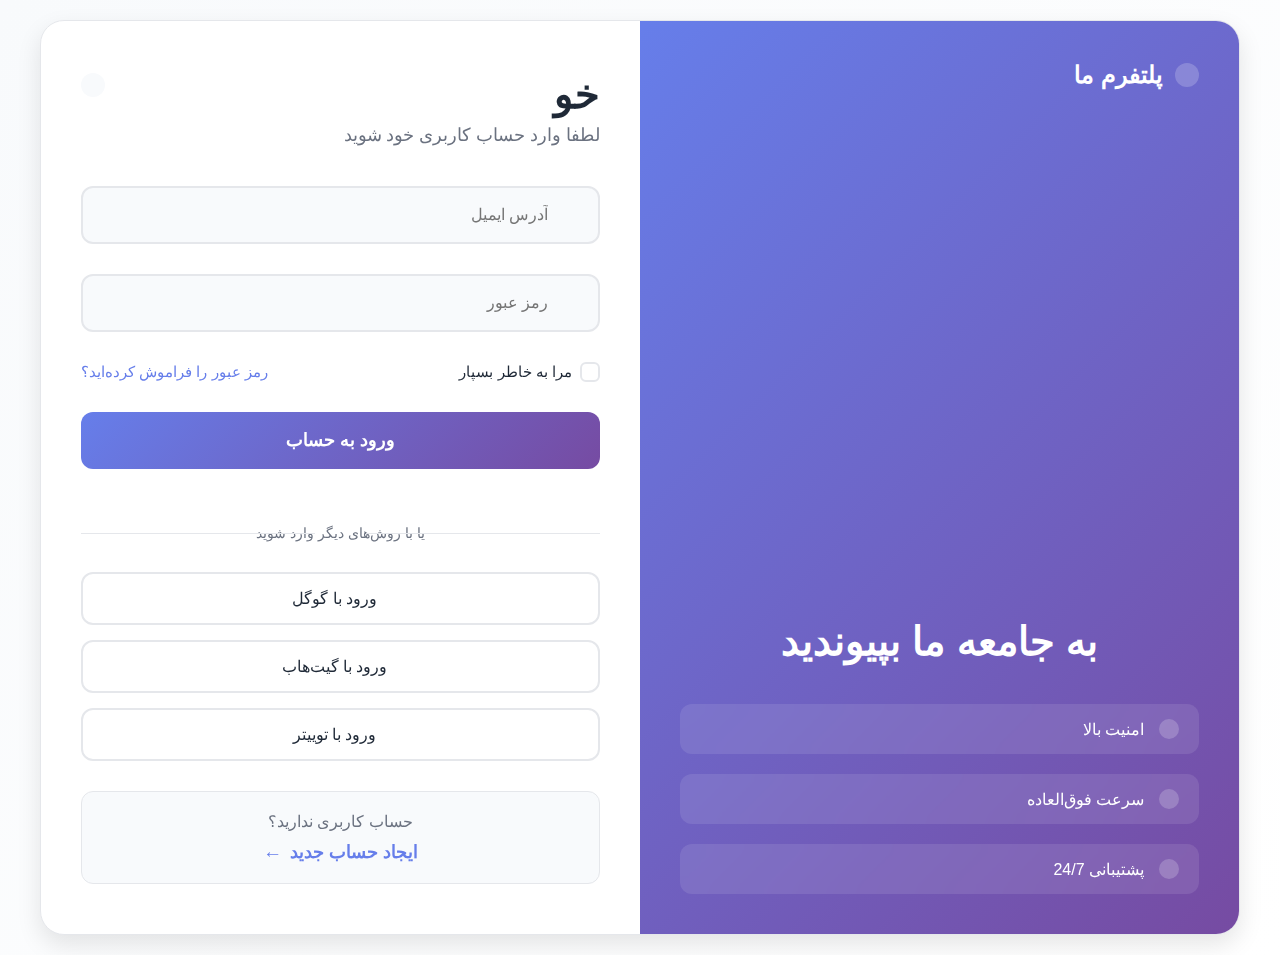
<file: index.html>
<!DOCTYPE html>
<html lang="fa" dir="rtl">
<head>
    <meta charset="UTF-8">
    <meta name="viewport" content="width=device-width, initial-scale=1.0">
    <title>ورود به حساب کاربری | پلتفرم ما</title>
    <link rel="stylesheet" href="index.css">
    <link rel="stylesheet" href="index2.html">
    <link rel="stylesheet" href="index3.html">
</head>
<body>
    <!-- پس‌زمینه انیمیشنی -->
    <div class="background-animation">
        <div class="shape shape-1"></div>
        <div class="shape shape-2"></div>
        <div class="shape shape-3"></div>
        <div class="shape shape-4"></div>
    </div>

    <div class="container">
        <div class="login-card">
            <!-- بخش تصویر -->
            <div class="login-image">
                <div class="logo">
                    <i class="fas fa-rocket"></i>
                    <span>پلتفرم ما</span>
                </div>
                <div class="overlay">
                    <h2>به جامعه ما بپیوندید</h2>
                    
                    <div class="features">
                        <div class="feature">
                            <i class="fas fa-shield-alt"></i>
                            <span>امنیت بالا</span>
                        </div>
                        <div class="feature">
                            <i class="fas fa-bolt"></i>
                            <span>سرعت فوق‌العاده</span>
                        </div>
                        <div class="feature">
                            <i class="fas fa-headset"></i>
                            <span>پشتیبانی 24/7</span>
                        </div>
                    </div>
                </div>
            </div>
            
            <!-- بخش فرم -->
            <div class="login-form">
                <div class="form-header">
                    <div class="welcome-text">
                        <h1>خوش آمدید!</h1>
                        <p>لطفا وارد حساب کاربری خود شوید</p>
                    </div>
                    <div class="theme-toggle">
                        <button id="themeToggle">
                            <i class="fas fa-moon"></i>
                        </button>
                    </div>
                </div>
                
                <form id="loginForm">
                    <div class="input-group">
                        <i class="fas fa-envelope"></i>
                        <input type="email" id="email" placeholder="آدرس ایمیل" required>
                        <span class="input-focus"></span>
                    </div>
                    
                    <div class="input-group">
                        <i class="fas fa-lock"></i>
                        <input type="password" id="password" placeholder="رمز عبور" required>
                        <button type="button" class="toggle-password">
                            <i class="fas fa-eye"></i>
                        </button>
                        <span class="input-focus"></span>
                    </div>
                    
                    <div class="form-options">
                        <label class="remember-me">
                            <input type="checkbox" id="rememberMe">
                            <span class="checkmark"></span>
                            مرا به خاطر بسپار
                        </label>
                        <a href="#" class="forgot-password">رمز عبور را فراموش کرده‌اید؟</a>
                    </div>
                    
                    <button type="submit" class="login-btn">
                        <span class="btn-text">ورود به حساب</span>
                        <div class="btn-loader">
                            <div class="spinner"></div>
                        </div>
                    </button>
                    
                    <div class="divider">
                        <span>یا با روش‌های دیگر وارد شوید</span>
                    </div>
                    
                    <div class="social-login">
                        <button type="button" class="social-btn google" onclick="loginWithGoogle()">
                            <i class="fab fa-google"></i>
                            <span>ورود با گوگل</span>
                        </button>
                        <button type="button" class="social-btn github" onclick="loginWithGithub()">
                            <i class="fab fa-github"></i>
                            <span>ورود با گیت‌هاب</span>
                        </button>
                        <button type="button" class="social-btn twitter" onclick="loginWithTwitter()">
                            <i class="fab fa-twitter"></i>
                            <span>ورود با توییتر</span>
                        </button>
                    </div>
                    
                    <div class="signup-section">
                        <p>حساب کاربری ندارید؟</p>
                        <a href="register.html" class="signup-link">ایجاد حساب جدید</a>
                    </div>
                </form>
            </div>
        </div>

        <!-- نوتیفیکیشن -->
        <div id="notification" class="notification hidden">
            <i class="notification-icon"></i>
            <span class="notification-text"></span>
            <button class="notification-close" onclick="hideNotification()">
                <i class="fas fa-times"></i>
            </button>
        </div>
    </div>

    <script src="index.js"></script>
</body>
</html>
</file>
<file: index.css>
:root {
    --primary-color: #667eea;
    --secondary-color: #764ba2;
    --success-color: #10b981;
    --error-color: #ef4444;
    --warning-color: #f59e0b;
    --text-primary: #1f2937;
    --text-secondary: #6b7280;
    --bg-primary: #ffffff;
    --bg-secondary: #f8fafc;
    --border-color: #e5e7eb;
    --shadow: 0 10px 25px rgba(0, 0, 0, 0.1);
    --transition: all 0.3s ease;
}

[data-theme="dark"] {
    --primary-color: #818cf8;
    --secondary-color: #a78bfa;
    --text-primary: #f9fafb;
    --text-secondary: #d1d5db;
    --bg-primary: #1f2937;
    --bg-secondary: #111827;
    --border-color: #374151;
    --shadow: 0 10px 25px rgba(0, 0, 0, 0.3);
}

* {
    margin: 0;
    padding: 0;
    box-sizing: border-box;
    font-family: 'Vazirmatn', 'Segoe UI', Tahoma, Geneva, Verdana, sans-serif;
}

body {
    background: linear-gradient(135deg, var(--bg-secondary) 0%, var(--bg-primary) 100%);
    min-height: 100vh;
    display: flex;
    justify-content: center;
    align-items: center;
    padding: 20px;
    transition: var(--transition);
    position: relative;
    overflow-x: hidden;
}

/* انیمیشن پس‌زمینه */
.background-animation {
    position: fixed;
    top: 0;
    left: 0;
    width: 100%;
    height: 100%;
    z-index: -1;
    overflow: hidden;
}

.shape {
    position: absolute;
    border-radius: 50%;
    background: linear-gradient(135deg, var(--primary-color), var(--secondary-color));
    opacity: 0.1;
    animation: float 6s ease-in-out infinite;
}

.shape-1 {
    width: 200px;
    height: 200px;
    top: 10%;
    left: 10%;
    animation-delay: 0s;
}

.shape-2 {
    width: 150px;
    height: 150px;
    top: 60%;
    right: 10%;
    animation-delay: 2s;
}

.shape-3 {
    width: 100px;
    height: 100px;
    bottom: 10%;
    left: 20%;
    animation-delay: 4s;
}

.shape-4 {
    width: 120px;
    height: 120px;
    top: 20%;
    right: 20%;
    animation-delay: 1s;
}

@keyframes float {
    0%, 100% { transform: translateY(0px) rotate(0deg); }
    50% { transform: translateY(-20px) rotate(180deg); }
}

.container {
    width: 100%;
    max-width: 1200px;
}

.login-card {
    background: var(--bg-primary);
    border-radius: 24px;
    box-shadow: var(--shadow);
    overflow: hidden;
    display: flex;
    min-height: 700px;
    transition: var(--transition);
    border: 1px solid var(--border-color);
}

/* بخش تصویر */
.login-image {
    flex: 1;
    background: linear-gradient(135deg, var(--primary-color) 0%, var(--secondary-color) 100%);
    position: relative;
    display: flex;
    flex-direction: column;
    justify-content: space-between;
    padding: 40px;
    color: white;
}

.logo {
    display: flex;
    align-items: center;
    gap: 12px;
    font-size: 1.5rem;
    font-weight: 700;
}

.logo i {
    font-size: 2rem;
    background: rgba(255, 255, 255, 0.2);
    padding: 12px;
    border-radius: 12px;
    backdrop-filter: blur(10px);
}

.overlay {
    text-align: center;
}

.overlay h2 {
    font-size: 2.5rem;
    margin-bottom: 15px;
    font-weight: 700;
}

.overlay p {
    font-size: 1.2rem;
    opacity: 0.9;
    margin-bottom: 40px;
}

.features {
    display: flex;
    flex-direction: column;
    gap: 20px;
    margin-top: 40px;
}

.feature {
    display: flex;
    align-items: center;
    gap: 15px;
    padding: 15px 20px;
    background: rgba(255, 255, 255, 0.1);
    border-radius: 12px;
    backdrop-filter: blur(10px);
    transition: var(--transition);
}

.feature:hover {
    background: rgba(255, 255, 255, 0.2);
    transform: translateX(-5px);
}

.feature i {
    font-size: 1.5rem;
    background: rgba(255, 255, 255, 0.2);
    padding: 10px;
    border-radius: 10px;
}

/* بخش فرم */
.login-form {
    flex: 1;
    padding: 50px 40px;
    display: flex;
    flex-direction: column;
    justify-content: center;
}

.form-header {
    display: flex;
    justify-content: space-between;
    align-items: flex-start;
    margin-bottom: 40px;
}

.welcome-text h1 {
    color: var(--text-primary);
    font-size: 2.5rem;
    margin-bottom: 8px;
    font-weight: 700;
}

.welcome-text p {
    color: var(--text-secondary);
    font-size: 1.1rem;
}

.theme-toggle button {
    background: var(--bg-secondary);
    border: none;
    padding: 12px;
    border-radius: 12px;
    cursor: pointer;
    color: var(--text-primary);
    transition: var(--transition);
    font-size: 1.2rem;
}

.theme-toggle button:hover {
    background: var(--primary-color);
    color: white;
    transform: rotate(45deg);
}

/* گروه‌های ورودی */
.input-group {
    position: relative;
    margin-bottom: 30px;
}

.input-group i {
    position: absolute;
    right: 15px;
    top: 50%;
    transform: translateY(-50%);
    color: var(--text-secondary);
    font-size: 1.2rem;
    transition: var(--transition);
    z-index: 2;
}

.input-group input {
    width: 100%;
    padding: 18px 50px 18px 15px;
    border: 2px solid var(--border-color);
    border-radius: 12px;
    font-size: 1rem;
    transition: var(--transition);
    background: var(--bg-secondary);
    color: var(--text-primary);
    position: relative;
    z-index: 1;
}

.input-group input:focus {
    outline: none;
    border-color: var(--primary-color);
    background: var(--bg-primary);
    box-shadow: 0 0 0 4px rgba(102, 126, 234, 0.1);
}

.input-group input:focus + .input-focus {
    width: 100%;
}

.input-focus {
    position: absolute;
    bottom: 0;
    right: 0;
    width: 0;
    height: 2px;
    background: var(--primary-color);
    transition: var(--transition);
    border-radius: 2px;
}

.toggle-password {
    position: absolute;
    left: 15px;
    top: 50%;
    transform: translateY(-50%);
    background: none;
    border: none;
    color: var(--text-secondary);
    cursor: pointer;
    font-size: 1.2rem;
    transition: var(--transition);
    z-index: 2;
}

.toggle-password:hover {
    color: var(--primary-color);
}

/* گزینه‌های فرم */
.form-options {
    display: flex;
    justify-content: space-between;
    align-items: center;
    margin-bottom: 30px;
}

.remember-me {
    display: flex;
    align-items: center;
    cursor: pointer;
    color: var(--text-primary);
    font-size: 0.95rem;
    transition: var(--transition);
}

.remember-me:hover {
    color: var(--primary-color);
}

.remember-me input {
    display: none;
}

.checkmark {
    width: 20px;
    height: 20px;
    border: 2px solid var(--border-color);
    border-radius: 6px;
    margin-left: 8px;
    position: relative;
    transition: var(--transition);
}

.remember-me input:checked + .checkmark {
    background: var(--primary-color);
    border-color: var(--primary-color);
}

.remember-me input:checked + .checkmark::after {
    content: '✓';
    color: white;
    position: absolute;
    top: 50%;
    left: 50%;
    transform: translate(-50%, -50%);
    font-size: 12px;
    font-weight: bold;
}

.forgot-password {
    color: var(--primary-color);
    text-decoration: none;
    font-size: 0.95rem;
    transition: var(--transition);
    font-weight: 500;
}

.forgot-password:hover {
    color: var(--secondary-color);
}

/* دکمه ورود */
.login-btn {
    width: 100%;
    padding: 18px;
    background: linear-gradient(135deg, var(--primary-color) 0%, var(--secondary-color) 100%);
    color: white;
    border: none;
    border-radius: 12px;
    font-size: 1.1rem;
    font-weight: 600;
    cursor: pointer;
    transition: var(--transition);
    margin-bottom: 25px;
    position: relative;
    overflow: hidden;
}

.login-btn:hover {
    transform: translateY(-2px);
    box-shadow: 0 8px 25px rgba(102, 126, 234, 0.4);
}

.login-btn:active {
    transform: translateY(0);
}

.btn-loader {
    position: absolute;
    top: 50%;
    left: 50%;
    transform: translate(-50%, -50%);
    display: none;
}

.spinner {
    width: 20px;
    height: 20px;
    border: 2px solid transparent;
    border-top: 2px solid white;
    border-radius: 50%;
    animation: spin 1s linear infinite;
}

@keyframes spin {
    0% { transform: rotate(0deg); }
    100% { transform: rotate(360deg); }
}

.login-btn.loading .btn-text {
    opacity: 0;
}

.login-btn.loading .btn-loader {
    display: block;
}

/* جداکننده */
.divider {
    text-align: center;
    margin: 30px 0;
    position: relative;
}

.divider::before {
    content: '';
    position: absolute;
    top: 50%;
    right: 0;
    width: 45%;
    height: 1px;
    background: var(--border-color);
}

.divider::after {
    content: '';
    position: absolute;
    top: 50%;
    left: 0;
    width: 45%;
    height: 1px;
    background: var(--border-color);
}

.divider span {
    background: var(--bg-primary);
    padding: 0 20px;
    color: var(--text-secondary);
    font-size: 0.9rem;
}

/* ورود با شبکه‌های اجتماعی */
.social-login {
    display: flex;
    flex-direction: column;
    gap: 15px;
    margin-bottom: 30px;
}

.social-btn {
    padding: 15px;
    border: 2px solid var(--border-color);
    border-radius: 12px;
    background: var(--bg-primary);
    cursor: pointer;
    transition: var(--transition);
    font-size: 1rem;
    display: flex;
    align-items: center;
    justify-content: center;
    gap: 12px;
    color: var(--text-primary);
    font-weight: 500;
}

.social-btn:hover {
    transform: translateY(-2px);
    box-shadow: var(--shadow);
}

.social-btn.google:hover {
    border-color: #db4437;
    background: #f8f8f8;
}

.social-btn.github:hover {
    border-color: #333;
    background: #f8f8f8;
}

.social-btn.twitter:hover {
    border-color: #1da1f2;
    background: #f0f8ff;
}

.social-btn i {
    font-size: 1.3rem;
}

.social-btn.google i {
    color: #db4437;
}

.social-btn.github i {
    color: #333;
}

.social-btn.twitter i {
    color: #1da1f2;
}

/* بخش ثبت‌نام */
.signup-section {
    text-align: center;
    padding: 20px;
    background: var(--bg-secondary);
    border-radius: 12px;
    border: 1px solid var(--border-color);
}

.signup-section p {
    color: var(--text-secondary);
    margin-bottom: 10px;
}

.signup-link {
    color: var(--primary-color);
    text-decoration: none;
    font-weight: 600;
    font-size: 1.1rem;
    transition: var(--transition);
    display: inline-flex;
    align-items: center;
    gap: 8px;
}

.signup-link:hover {
    color: var(--secondary-color);
    gap: 12px;
}

.signup-link::after {
    content: '←';
    font-size: 1.2rem;
}

/* نوتیفیکیشن */
.notification {
    position: fixed;
    top: 30px;
    left: 50%;
    transform: translateX(-50%);
    padding: 16px 20px;
    border-radius: 12px;
    color: white;
    font-weight: 500;
    display: flex;
    align-items: center;
    gap: 12px;
    box-shadow: var(--shadow);
    z-index: 1000;
    transition: var(--transition);
    max-width: 400px;
    width: 90%;
}

.notification.success {
    background: var(--success-color);
}

.notification.error {
    background: var(--error-color);
}

.notification.warning {
    background: var(--warning-color);
}

.notification.hidden {
    opacity: 0;
    visibility: hidden;
    transform: translateX(-50%) translateY(-20px);
}

.notification-close {
    background: none;
    border: none;
    color: white;
    cursor: pointer;
    margin-right: auto;
    padding: 4px;
    border-radius: 4px;
    transition: var(--transition);
}

.notification-close:hover {
    background: rgba(255, 255, 255, 0.2);
}

/* طراحی واکنش‌گرا */
@media (max-width: 968px) {
    .login-card {
        flex-direction: column;
        min-height: auto;
    }
    
    .login-image {
        padding: 30px 20px;
        min-height: 300px;
    }
    
    .overlay h2 {
        font-size: 2rem;
    }
    
    .features {
        flex-direction: row;
        flex-wrap: wrap;
        justify-content: center;
    }
    
    .feature {
        flex: 1;
        min-width: 150px;
    }
    
    .login-form {
        padding: 40px 30px;
    }
    
    .form-header {
        flex-direction: column;
        gap: 20px;
    }
    
    .theme-toggle {
        align-self: flex-end;
    }
}

@media (max-width: 640px) {
    .form-options {
        flex-direction: column;
        gap: 15px;
        align-items: flex-start;
    }
    
    .social-login {
        gap: 10px;
    }
    
    .social-btn {
        padding: 12px;
        font-size: 0.9rem;
    }
    
    .features {
        flex-direction: column;
    }
}
</file>
